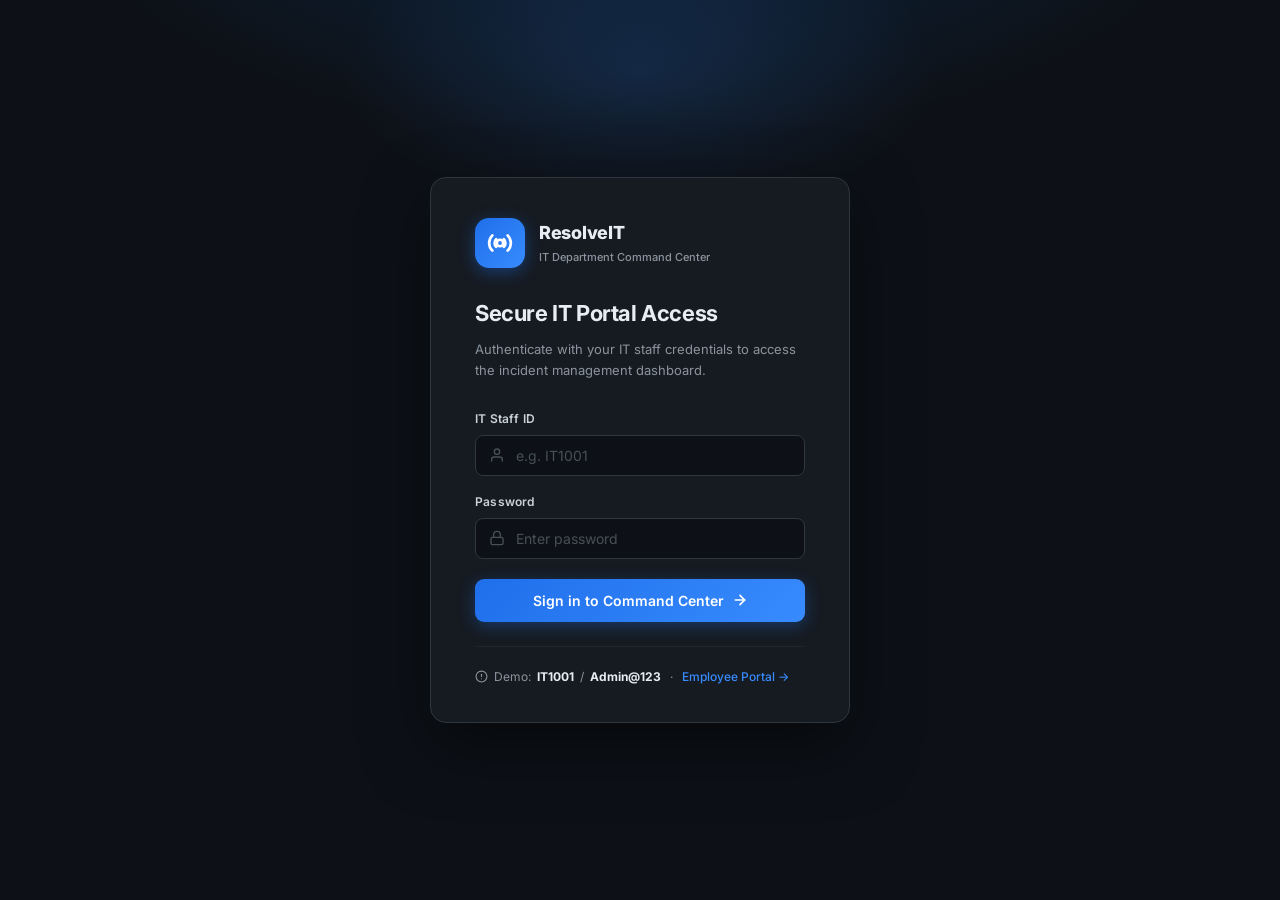
<file: it_department/index.html>
<!doctype html>
<html lang="en">
<head>
  <base href="/it_department/">
  <meta charset="utf-8">
  <meta name="viewport" content="width=device-width,initial-scale=1">
  <title>ResolveIT — IT Department Command Center</title>
  <meta name="description" content="IT Department Command Center — Real-time incident management, ticket triage, outage monitoring, and guide administration for IT staff.">
  <link rel="preconnect" href="https://fonts.googleapis.com">
  <link rel="preconnect" href="https://fonts.gstatic.com" crossorigin>
  <link href="https://fonts.googleapis.com/css2?family=Inter:wght@400;500;600;700;800&display=swap" rel="stylesheet">
  <link rel="stylesheet" href="style.css?v=5">
</head>
<body>

<!-- LOGIN SCREEN -->
<div id="loginScreen" class="login-screen">
  <div class="login-glow"></div>
  <div class="login-card">
    <div class="login-brand">
      <div class="login-logo">
        <svg width="26" height="26" viewBox="0 0 24 24" fill="none" stroke="currentColor" stroke-width="2.5" stroke-linecap="round" stroke-linejoin="round"><circle cx="12" cy="12" r="3"/><path d="M19.07 4.93a10 10 0 0 1 0 14.14M4.93 4.93a10 10 0 0 0 0 14.14"/><path d="M15.54 8.46a5 5 0 0 1 0 7.07M8.46 8.46a5 5 0 0 0 0 7.07"/></svg>
      </div>
      <div>
        <div class="login-brand-name">ResolveIT</div>
        <div class="login-brand-sub">IT Department Command Center</div>
      </div>
    </div>
    <h1 class="login-title">Secure IT Portal Access</h1>
    <p class="login-desc">Authenticate with your IT staff credentials to access the incident management dashboard.</p>
    <form id="loginForm" class="login-form" autocomplete="off">
      <div class="field-group">
        <label class="field-label" for="loginId">IT Staff ID</label>
        <div class="field-wrap">
          <svg class="field-icon" width="16" height="16" viewBox="0 0 24 24" fill="none" stroke="currentColor" stroke-width="2" stroke-linecap="round" stroke-linejoin="round"><path d="M20 21v-2a4 4 0 0 0-4-4H8a4 4 0 0 0-4 4v2"/><circle cx="12" cy="7" r="4"/></svg>
          <input id="loginId" class="field-input" type="text" placeholder="e.g. IT1001" required autocomplete="username">
        </div>
      </div>
      <div class="field-group">
        <label class="field-label" for="loginPwd">Password</label>
        <div class="field-wrap">
          <svg class="field-icon" width="16" height="16" viewBox="0 0 24 24" fill="none" stroke="currentColor" stroke-width="2" stroke-linecap="round" stroke-linejoin="round"><rect x="3" y="11" width="18" height="11" rx="2" ry="2"/><path d="M7 11V7a5 5 0 0 1 10 0v4"/></svg>
          <input id="loginPwd" class="field-input" type="password" placeholder="Enter password" required autocomplete="current-password">
        </div>
      </div>
      <div id="loginError" class="login-error" hidden></div>
      <button class="login-btn" type="submit" id="loginSubmitBtn">
        <span id="loginBtnText">Sign in to Command Center</span>
        <svg class="btn-arrow" width="16" height="16" viewBox="0 0 24 24" fill="none" stroke="currentColor" stroke-width="2.5" stroke-linecap="round" stroke-linejoin="round"><line x1="5" y1="12" x2="19" y2="12"/><polyline points="12 5 19 12 12 19"/></svg>
      </button>
    </form>
    <div class="login-hint">
      <svg width="13" height="13" viewBox="0 0 24 24" fill="none" stroke="currentColor" stroke-width="2" stroke-linecap="round" stroke-linejoin="round"><circle cx="12" cy="12" r="10"/><line x1="12" y1="8" x2="12" y2="12"/><line x1="12" y1="16" x2="12.01" y2="16"/></svg>
      Demo: <b>IT1001</b> / <b>Admin@123</b> &nbsp;&middot;&nbsp; <a href="/employee-ui/" class="login-link">Employee Portal &rarr;</a>
    </div>
  </div>
</div>

<!-- MAIN DASHBOARD -->
<div id="dashboard" class="dashboard" hidden>

  <!-- Sidebar -->
  <nav class="sidebar" id="sidebar">
    <div class="sidebar-brand">
      <div class="sidebar-logo">
        <svg width="20" height="20" viewBox="0 0 24 24" fill="none" stroke="currentColor" stroke-width="2.5" stroke-linecap="round" stroke-linejoin="round"><circle cx="12" cy="12" r="3"/><path d="M19.07 4.93a10 10 0 0 1 0 14.14M4.93 4.93a10 10 0 0 0 0 14.14"/></svg>
      </div>
      <div>
        <div class="sidebar-name">ResolveIT</div>
        <div class="sidebar-sub">IT Command Center</div>
      </div>
    </div>

    <div class="sidebar-section-label">Navigation</div>
    <nav class="sidebar-nav">
      <a class="nav-item active" data-page="overview" href="#" id="navOverview">
        <svg width="17" height="17" viewBox="0 0 24 24" fill="none" stroke="currentColor" stroke-width="2" stroke-linecap="round" stroke-linejoin="round"><rect x="3" y="3" width="7" height="7"/><rect x="14" y="3" width="7" height="7"/><rect x="14" y="14" width="7" height="7"/><rect x="3" y="14" width="7" height="7"/></svg>
        Overview
      </a>
      <a class="nav-item" data-page="tickets" href="#" id="navTickets">
        <svg width="17" height="17" viewBox="0 0 24 24" fill="none" stroke="currentColor" stroke-width="2" stroke-linecap="round" stroke-linejoin="round"><path d="M14 2H6a2 2 0 0 0-2 2v16a2 2 0 0 0 2 2h12a2 2 0 0 0 2-2V8z"/><polyline points="14 2 14 8 20 8"/><line x1="16" y1="13" x2="8" y2="13"/><line x1="16" y1="17" x2="8" y2="17"/></svg>
        Incident Tickets
        <span class="nav-badge" id="navTicketBadge">0</span>
      </a>
      <a class="nav-item" data-page="outages" href="#" id="navOutages">
        <svg width="17" height="17" viewBox="0 0 24 24" fill="none" stroke="currentColor" stroke-width="2" stroke-linecap="round" stroke-linejoin="round"><path d="M10.29 3.86L1.82 18a2 2 0 0 0 1.71 3h16.94a2 2 0 0 0 1.71-3L13.71 3.86a2 2 0 0 0-3.42 0z"/><line x1="12" y1="9" x2="12" y2="13"/><line x1="12" y1="17" x2="12.01" y2="17"/></svg>
        Outage Monitor
      </a>
      <a class="nav-item" data-page="audit" href="#" id="navAudit">
        <svg width="17" height="17" viewBox="0 0 24 24" fill="none" stroke="currentColor" stroke-width="2" stroke-linecap="round" stroke-linejoin="round"><path d="M12 22s8-4 8-10V5l-8-3-8 3v7c0 6 8 10 8 10z"/></svg>
        Audit Logs
      </a>
      <a class="nav-item" data-page="guides" href="#" id="navGuides">
        <svg width="17" height="17" viewBox="0 0 24 24" fill="none" stroke="currentColor" stroke-width="2" stroke-linecap="round" stroke-linejoin="round"><path d="M4 19.5A2.5 2.5 0 0 1 6.5 17H20"/><path d="M6.5 2H20v20H6.5A2.5 2.5 0 0 1 4 19.5v-15A2.5 2.5 0 0 1 6.5 2z"/></svg>
        Guide Admin
      </a>
    </nav>

    <div class="sidebar-divider"></div>
    <div class="sidebar-user" id="sidebarUser">
      <div class="sidebar-avatar" id="sidebarAvatar">IT</div>
      <div class="sidebar-user-info">
        <div class="sidebar-user-name" id="sidebarUserName">IT Staff</div>
        <div class="sidebar-user-role">IT Administrator</div>
      </div>
      <button class="logout-btn" id="logoutBtn" title="Sign out">
        <svg width="15" height="15" viewBox="0 0 24 24" fill="none" stroke="currentColor" stroke-width="2" stroke-linecap="round" stroke-linejoin="round"><path d="M9 21H5a2 2 0 0 1-2-2V5a2 2 0 0 1 2-2h4"/><polyline points="16 17 21 12 16 7"/><line x1="21" y1="12" x2="9" y2="12"/></svg>
      </button>
    </div>
  </nav>

  <!-- Main Content -->
  <main class="main-content">
    <header class="main-topbar">
      <div class="topbar-left">
        <button class="sidebar-toggle" id="sidebarToggle" aria-label="Toggle sidebar">
          <svg width="18" height="18" viewBox="0 0 24 24" fill="none" stroke="currentColor" stroke-width="2" stroke-linecap="round" stroke-linejoin="round"><line x1="3" y1="12" x2="21" y2="12"/><line x1="3" y1="6" x2="21" y2="6"/><line x1="3" y1="18" x2="21" y2="18"/></svg>
        </button>
        <div>
          <h1 class="page-title" id="pageTitle">Command Center Overview</h1>
          <p class="page-subtitle" id="pageSubtitle">Real-time IT incident monitoring and management</p>
        </div>
      </div>
      <div class="topbar-right">
        <div class="status-pill" id="statusPill">
          <span class="status-dot"></span>
          <span id="statusText">Systems Operational</span>
        </div>
        <button class="refresh-btn" id="globalRefreshBtn" title="Refresh all data">
          <svg width="15" height="15" viewBox="0 0 24 24" fill="none" stroke="currentColor" stroke-width="2.5" stroke-linecap="round" stroke-linejoin="round"><polyline points="23 4 23 10 17 10"/><polyline points="1 20 1 14 7 14"/><path d="M3.51 9a9 9 0 0 1 14.85-3.36L23 10M1 14l4.64 4.36A9 9 0 0 0 20.49 15"/></svg>
          Refresh
        </button>
        <div class="topbar-time" id="topbarTime">--:--:--</div>
      </div>
    </header>

    <!-- OVERVIEW PAGE -->
    <section class="page active" id="pageOverview">
      <div class="metrics-grid" id="metricsGrid">
        <div class="metric-card metric-total">
          <div class="metric-icon"><svg width="22" height="22" viewBox="0 0 24 24" fill="none" stroke="currentColor" stroke-width="2" stroke-linecap="round" stroke-linejoin="round"><path d="M14 2H6a2 2 0 0 0-2 2v16a2 2 0 0 0 2 2h12a2 2 0 0 0 2-2V8z"/><polyline points="14 2 14 8 20 8"/></svg></div>
          <div class="metric-body">
            <div class="metric-value" id="metricTotal">—</div>
            <div class="metric-label">Total Tickets</div>
          </div>
        </div>
        <div class="metric-card metric-open">
          <div class="metric-icon"><svg width="22" height="22" viewBox="0 0 24 24" fill="none" stroke="currentColor" stroke-width="2" stroke-linecap="round" stroke-linejoin="round"><circle cx="12" cy="12" r="10"/><line x1="12" y1="8" x2="12" y2="12"/><line x1="12" y1="16" x2="12.01" y2="16"/></svg></div>
          <div class="metric-body">
            <div class="metric-value" id="metricOpen">—</div>
            <div class="metric-label">Open Incidents</div>
          </div>
        </div>
        <div class="metric-card metric-progress">
          <div class="metric-icon"><svg width="22" height="22" viewBox="0 0 24 24" fill="none" stroke="currentColor" stroke-width="2" stroke-linecap="round" stroke-linejoin="round"><polyline points="22 12 18 12 15 21 9 3 6 12 2 12"/></svg></div>
          <div class="metric-body">
            <div class="metric-value" id="metricInProgress">—</div>
            <div class="metric-label">In Progress</div>
          </div>
        </div>
        <div class="metric-card metric-resolved">
          <div class="metric-icon"><svg width="22" height="22" viewBox="0 0 24 24" fill="none" stroke="currentColor" stroke-width="2" stroke-linecap="round" stroke-linejoin="round"><polyline points="20 6 9 17 4 12"/></svg></div>
          <div class="metric-body">
            <div class="metric-value" id="metricResolved">—</div>
            <div class="metric-label">Resolved</div>
          </div>
        </div>
        <div class="metric-card metric-outage">
          <div class="metric-icon"><svg width="22" height="22" viewBox="0 0 24 24" fill="none" stroke="currentColor" stroke-width="2" stroke-linecap="round" stroke-linejoin="round"><path d="M10.29 3.86L1.82 18a2 2 0 0 0 1.71 3h16.94a2 2 0 0 0 1.71-3L13.71 3.86a2 2 0 0 0-3.42 0z"/><line x1="12" y1="9" x2="12" y2="13"/><line x1="12" y1="17" x2="12.01" y2="17"/></svg></div>
          <div class="metric-body">
            <div class="metric-value" id="metricOutages">—</div>
            <div class="metric-label">Active Outages</div>
          </div>
        </div>
      </div>

      <div class="overview-grid">
        <div class="panel">
          <div class="panel-head">
            <h2 class="panel-title">Recent Incidents</h2>
            <button class="panel-action" data-page="tickets">View all &rarr;</button>
          </div>
          <div class="panel-body" id="recentTicketsList"><div class="panel-loading">Loading tickets&hellip;</div></div>
        </div>
        <div class="panel">
          <div class="panel-head"><h2 class="panel-title">Tickets by Service</h2></div>
          <div class="panel-body" id="serviceBreakdown"><div class="panel-loading">Loading&hellip;</div></div>
        </div>
        <div class="panel">
          <div class="panel-head"><h2 class="panel-title">Priority Distribution</h2></div>
          <div class="panel-body" id="priorityBreakdown"><div class="panel-loading">Loading&hellip;</div></div>
        </div>
      </div>
    </section>

    <!-- TICKETS PAGE -->
    <section class="page" id="pageTickets">
      <div class="tickets-toolbar">
        <div class="search-box">
          <svg class="search-icon" width="15" height="15" viewBox="0 0 24 24" fill="none" stroke="currentColor" stroke-width="2" stroke-linecap="round" stroke-linejoin="round"><circle cx="11" cy="11" r="8"/><line x1="21" y1="21" x2="16.65" y2="16.65"/></svg>
          <input id="ticketSearch" class="search-input" type="search" placeholder="Search by ID, issue, employee, or location&hellip;" autocomplete="off">
        </div>
        <div class="filter-group">
          <select class="filter-select" id="filterStatus">
            <option value="">All Statuses</option>
            <option value="Open">Open</option>
            <option value="In progress">In Progress</option>
            <option value="Resolved">Resolved</option>
            <option value="Closed">Closed</option>
          </select>
          <select class="filter-select" id="filterPriority">
            <option value="">All Priorities</option>
            <option value="Critical">Critical</option>
            <option value="High">High</option>
            <option value="Medium">Medium</option>
            <option value="Low">Low</option>
          </select>
          <select class="filter-select" id="filterService">
            <option value="">All Services</option>
            <option value="Wi-Fi">Wi-Fi</option>
            <option value="Printer">Printer</option>
            <option value="Email">Email</option>
            <option value="VPN">VPN</option>
            <option value="Other">Other</option>
          </select>
          <button class="btn-secondary" id="clearFiltersBtn">Clear</button>
        </div>
      </div>
      <div class="tickets-table-wrap">
        <table class="tickets-table" id="ticketsTable">
          <thead>
            <tr>
              <th>Ticket ID</th><th>Issue</th><th>Employee</th><th>Location</th>
              <th>Service</th><th>Priority</th><th>Status</th><th>Assigned To</th><th>Created</th><th>Actions</th>
            </tr>
          </thead>
          <tbody id="ticketsTableBody">
            <tr><td colspan="10" class="table-loading">Loading tickets&hellip;</td></tr>
          </tbody>
        </table>
      </div>
      <div class="table-footer">
        <span id="tableCount">— tickets</span>
      </div>
    </section>

    <!-- OUTAGE MONITOR PAGE -->
    <section class="page" id="pageOutages">
      <!-- Outage Management Table -->
      <div class="panel" style="margin-bottom: 24px;">
        <div class="panel-head">
          <h2 class="panel-title">Recorded Outages &amp; Incident Status</h2>
          <button class="btn-primary small" id="openNewOutageBtn">
            <svg width="13" height="13" viewBox="0 0 24 24" fill="none" stroke="currentColor" stroke-width="2.5" stroke-linecap="round" stroke-linejoin="round"><line x1="12" y1="5" x2="12" y2="19"/><line x1="5" y1="12" x2="19" y2="12"/></svg>
            Record / Update Outage
          </button>
        </div>
        <div class="panel-body">
          <div class="tickets-table-wrap">
            <table class="tickets-table" id="outagesTable">
              <thead>
                <tr>
                  <th>Ref</th><th>Location</th><th>Service</th><th>Status</th><th>Last Updated</th><th>Details</th><th>Actions</th>
                </tr>
              </thead>
              <tbody id="outagesTableBody">
                <tr><td colspan="7" class="table-loading">Loading outages&hellip;</td></tr>
              </tbody>
            </table>
          </div>
        </div>
      </div>

      <!-- Outage Edit / Create Card (Hidden by default, toggled on click) -->
      <div class="panel" id="outageFormPanel" style="margin-bottom: 24px;" hidden>
        <div class="panel-head">
          <h2 class="panel-title" id="outageFormTitle">Record or Update Outage</h2>
          <button class="btn-secondary small" id="cancelOutageFormBtn">Cancel</button>
        </div>
        <div class="panel-body">
          <form id="outageUpsertForm" class="detail-form" style="max-width: 640px;">
            <input type="hidden" id="formOutageRef">
            <div style="display:grid; grid-template-columns: 1fr 1fr; gap: 16px;">
              <div>
                <label class="detail-form-label" for="formOutageLocation">Location</label>
                <select id="formOutageLocation" class="detail-form-select" required>
                  <option value="">Select Location</option>
                  <option>Bhopal</option><option>Pune</option><option>Chennai</option>
                  <option>Mumbai</option><option>Delhi</option><option>Hyderabad</option><option>Bangalore</option>
                </select>
              </div>
              <div>
                <label class="detail-form-label" for="formOutageService">Service</label>
                <select id="formOutageService" class="detail-form-select" required>
                  <option>Wi-Fi</option><option>Printer</option><option>Email</option><option>VPN</option><option>Other</option>
                </select>
              </div>
            </div>
            <div style="margin-top: 12px;">
              <label class="detail-form-label" for="formOutageStatus">Outage Status</label>
              <select id="formOutageStatus" class="detail-form-select" required>
                <option value="Active">Active (Ongoing Outage)</option>
                <option value="Resolved">Resolved (Service Restored)</option>
              </select>
            </div>
            <div style="margin-top: 12px;">
              <label class="detail-form-label" for="formOutageText">Incident Details &amp; Status Notes</label>
              <textarea id="formOutageText" class="detail-form-textarea" rows="3" required placeholder="Describe the cause, affected equipment, or restoration update…"></textarea>
            </div>
            <div class="detail-actions" style="margin-top: 16px;">
              <button class="btn-primary" type="submit" id="saveOutageBtn">Save Outage Record</button>
              <button class="btn-secondary" type="button" id="closeOutageFormBtn">Close</button>
            </div>
          </form>
        </div>
      </div>

      <!-- Quick Outage Lookup -->
      <div class="outage-check-bar">
        <h2 class="section-title">Check Network Outage Status (Live Advisory Probe)</h2>
        <div class="outage-form-row">
          <select class="filter-select" id="outageLocation">
            <option value="">Select Location</option>
            <option>Bhopal</option><option>Pune</option><option>Chennai</option>
            <option>Mumbai</option><option>Delhi</option><option>Hyderabad</option><option>Bangalore</option>
          </select>
          <select class="filter-select" id="outageService">
            <option>Wi-Fi</option><option>Printer</option><option>Email</option><option>VPN</option><option>Other</option>
          </select>
          <button class="btn-primary" id="checkOutageBtn">
            <svg width="14" height="14" viewBox="0 0 24 24" fill="none" stroke="currentColor" stroke-width="2.5" stroke-linecap="round" stroke-linejoin="round"><circle cx="11" cy="11" r="8"/><line x1="21" y1="21" x2="16.65" y2="16.65"/></svg>
            Check Status
          </button>
        </div>
      </div>
      <div id="outageResult" class="outage-result" hidden></div>
      <div class="panel" style="margin-top:24px;">
        <div class="panel-head"><h2 class="panel-title">Incident History for Location</h2></div>
        <div class="panel-body" id="outageHistory"><p class="muted-text">Select a location and click Check Status to see records.</p></div>
      </div>
    </section>

    <!-- AUDIT LOGS PAGE -->
    <section class="page" id="pageAudit">
      <div class="panel">
        <div class="panel-head">
          <h2 class="panel-title">System Audit Trail</h2>
          <button class="btn-primary small" id="loadAuditBtn">Load Logs</button>
        </div>
        <div class="panel-body">
          <div class="audit-table-wrap">
            <table class="tickets-table" id="auditTable">
              <thead>
                <tr><th>#</th><th>Timestamp</th><th>User</th><th>Action</th><th>Target</th><th>Status</th><th>Details</th></tr>
              </thead>
              <tbody id="auditTableBody">
                <tr><td colspan="7" class="table-loading">Click "Load Logs" to fetch audit records.</td></tr>
              </tbody>
            </table>
          </div>
        </div>
      </div>
    </section>

    <!-- GUIDE ADMIN PAGE -->
    <section class="page" id="pageGuides">
      <!-- Guide Registry Table -->
      <div class="panel" style="margin-bottom: 24px;">
        <div class="panel-head">
          <h2 class="panel-title">Approved &amp; Candidate IT Troubleshooting Guides</h2>
          <button class="btn-primary small" id="openNewGuideBtn">
            <svg width="13" height="13" viewBox="0 0 24 24" fill="none" stroke="currentColor" stroke-width="2.5" stroke-linecap="round" stroke-linejoin="round"><line x1="12" y1="5" x2="12" y2="19"/><line x1="5" y1="12" x2="19" y2="12"/></svg>
            Approve / Update Guide
          </button>
        </div>
        <div class="panel-body">
          <div class="tickets-table-wrap">
            <table class="tickets-table" id="guidesTable">
              <thead>
                <tr>
                  <th>Guide ID</th><th>Name</th><th>File</th><th>Version</th><th>Services</th><th>Status</th><th>Approved By</th><th>Actions</th>
                </tr>
              </thead>
              <tbody id="guidesTableBody">
                <tr><td colspan="8" class="table-loading">Loading guide registry&hellip;</td></tr>
              </tbody>
            </table>
          </div>
        </div>
      </div>

      <!-- Guide Approval / Update Form Panel (Hidden by default, toggled on click) -->
      <div class="panel" id="guideFormPanel" style="margin-bottom: 24px;" hidden>
        <div class="panel-head">
          <h2 class="panel-title" id="guideFormTitle">Approve / Update Troubleshooting Guide</h2>
          <button class="btn-secondary small" id="cancelGuideFormBtn">Cancel</button>
        </div>
        <div class="panel-body">
          <form id="guideApproveForm" class="detail-form" style="max-width: 640px;">
            <div style="display:grid; grid-template-columns: 1fr 1fr; gap: 16px;">
              <div>
                <label class="detail-form-label" for="formGuideId">Guide ID</label>
                <input id="formGuideId" class="detail-form-input" type="text" required placeholder="e.g. GUIDE-IT-2026-V2">
              </div>
              <div>
                <label class="detail-form-label" for="formGuideVersion">Version</label>
                <input id="formGuideVersion" class="detail-form-input" type="text" required placeholder="e.g. 1.3 or 2.0">
              </div>
            </div>
            <div style="margin-top: 12px;">
              <label class="detail-form-label" for="formGuideName">Guide Name</label>
              <input id="formGuideName" class="detail-form-input" type="text" required placeholder="e.g. ResolveIT Incident Resolution Guide">
            </div>
            <div style="display:grid; grid-template-columns: 1fr 1fr; gap: 16px; margin-top: 12px;">
              <div>
                <label class="detail-form-label" for="formGuideFile">Source Filename (in data/guides/)</label>
                <select id="formGuideFile" class="detail-form-select" required>
                  <option value="">Select Guide File</option>
                </select>
              </div>
              <div>
                <label class="detail-form-label" for="formGuideOS">Supported OS</label>
                <select id="formGuideOS" class="detail-form-select">
                  <option value="All">All Platforms (Windows &amp; macOS)</option>
                  <option value="Windows">Windows Only</option>
                  <option value="macOS">macOS Only</option>
                </select>
              </div>
            </div>
            <div class="detail-actions" style="margin-top: 16px;">
              <button class="btn-primary" type="submit" id="saveGuideBtn">Approve &amp; Activate Guide</button>
              <button class="btn-secondary" type="button" id="closeGuideFormBtn">Close</button>
            </div>
          </form>
        </div>
      </div>

      <div class="guides-grid">
        <div class="panel">
          <div class="panel-head">
            <h2 class="panel-title">Active Index Summary</h2>
            <button class="btn-primary small" id="checkGuidesBtn">Check Status</button>
          </div>
          <div class="panel-body" id="guideStatus">
            <p class="muted-text">Click "Check Status" to inspect the guide index.</p>
          </div>
        </div>
        <div class="panel">
          <div class="panel-head"><h2 class="panel-title">Re-Index Approved Guides</h2></div>
          <div class="panel-body">
            <p class="muted-text" style="margin-bottom:16px;">Rebuild the structured search index from active IT guides. Only IT administrators can perform this action.</p>
            <div id="reindexResult" class="reindex-result" hidden></div>
            <button class="btn-primary" id="reindexBtn">
              <svg width="14" height="14" viewBox="0 0 24 24" fill="none" stroke="currentColor" stroke-width="2.5" stroke-linecap="round" stroke-linejoin="round"><polyline points="23 4 23 10 17 10"/><polyline points="1 20 1 14 7 14"/><path d="M3.51 9a9 9 0 0 1 14.85-3.36L23 10M1 14l4.64 4.36A9 9 0 0 0 20.49 15"/></svg>
              Re-Index Guides Now
            </button>
          </div>
        </div>
      </div>
    </section>
  </main>
</div>

<!-- TICKET DETAIL SLIDE-IN PANEL -->
<div class="panel-overlay" id="ticketPanelOverlay" hidden>
  <aside class="ticket-detail-panel" id="ticketDetailPanel">
    <div class="detail-header">
      <div>
        <div class="detail-ticket-id" id="detailTicketId">—</div>
        <div class="detail-ticket-status-row" id="detailStatusRow"></div>
      </div>
      <button class="panel-close-btn" id="closePanelBtn" aria-label="Close panel">
        <svg width="18" height="18" viewBox="0 0 24 24" fill="none" stroke="currentColor" stroke-width="2.5" stroke-linecap="round" stroke-linejoin="round"><line x1="18" y1="6" x2="6" y2="18"/><line x1="6" y1="6" x2="18" y2="18"/></svg>
      </button>
    </div>
    <div class="detail-body" id="detailBody">
      <div class="detail-loading">Loading ticket details&hellip;</div>
    </div>
  </aside>
</div>

<!-- Toast Notifications -->
<div class="toast-container" id="toastContainer"></div>

<script src="app.js?v=5"></script>
</body>
</html>
</file>
<file: it_department/style.css>
/* ===== RESET & BASE ===== */
*, *::before, *::after { box-sizing: border-box; margin: 0; padding: 0; }
/* Critical: ensure [hidden] always hides elements even if a display rule exists elsewhere */
[hidden] { display: none !important; }
html { font-size: 15px; }
body {
  font-family: 'Inter', system-ui, -apple-system, sans-serif;
  background: #0d1117;
  color: #e6edf3;
  min-height: 100vh;
  line-height: 1.6;
  -webkit-font-smoothing: antialiased;
}
a { color: inherit; text-decoration: none; }
button { font-family: inherit; cursor: pointer; }
input, select, textarea { font-family: inherit; }

/* ===== LOGIN SCREEN ===== */
.login-screen {
  min-height: 100vh;
  display: flex;
  align-items: center;
  justify-content: center;
  padding: 24px;
  background: radial-gradient(ellipse 80% 60% at 50% -20%, #0e2a4a 0%, #0d1117 60%);
  position: relative;
  overflow: hidden;
}
.login-glow {
  position: absolute;
  top: -80px;
  left: 50%;
  transform: translateX(-50%);
  width: 600px;
  height: 300px;
  background: radial-gradient(ellipse, rgba(56, 139, 253, 0.15) 0%, transparent 70%);
  pointer-events: none;
}
.login-card {
  background: #161b22;
  border: 1px solid #30363d;
  border-radius: 16px;
  padding: 40px 44px 36px;
  width: 100%;
  max-width: 420px;
  box-shadow: 0 24px 64px rgba(0,0,0,0.5);
  position: relative;
  z-index: 1;
}
.login-brand {
  display: flex;
  align-items: center;
  gap: 14px;
  margin-bottom: 28px;
}
.login-logo {
  width: 50px;
  height: 50px;
  border-radius: 14px;
  background: linear-gradient(135deg, #1f6feb, #388bfd);
  display: grid;
  place-items: center;
  color: #fff;
  flex-shrink: 0;
  box-shadow: 0 4px 16px rgba(31, 111, 235, 0.4);
}
.login-brand-name { font-size: 18px; font-weight: 800; color: #e6edf3; letter-spacing: -0.3px; }
.login-brand-sub { font-size: 11px; color: #8b949e; font-weight: 500; margin-top: 1px; }
.login-title { font-size: 22px; font-weight: 700; color: #e6edf3; letter-spacing: -0.4px; margin-bottom: 8px; }
.login-desc { font-size: 13px; color: #8b949e; margin-bottom: 28px; }
.login-form { display: flex; flex-direction: column; gap: 16px; }
.field-group { display: flex; flex-direction: column; gap: 7px; }
.field-label { font-size: 12px; font-weight: 600; color: #c9d1d9; letter-spacing: 0.2px; }
.field-wrap { position: relative; }
.field-icon {
  position: absolute;
  left: 14px;
  top: 50%;
  transform: translateY(-50%);
  color: #484f58;
  pointer-events: none;
}
.field-input {
  width: 100%;
  background: #0d1117;
  border: 1px solid #30363d;
  border-radius: 8px;
  padding: 11px 13px 11px 40px;
  font-size: 14px;
  color: #e6edf3;
  transition: border-color 0.15s, box-shadow 0.15s;
  outline: none;
}
.field-input:focus {
  border-color: #388bfd;
  box-shadow: 0 0 0 3px rgba(56, 139, 253, 0.2);
}
.field-input::placeholder { color: #484f58; }
.login-error {
  background: rgba(248, 81, 73, 0.1);
  border: 1px solid rgba(248, 81, 73, 0.4);
  color: #f85149;
  font-size: 13px;
  border-radius: 8px;
  padding: 10px 13px;
}
.login-btn {
  display: flex;
  align-items: center;
  justify-content: center;
  gap: 8px;
  background: linear-gradient(135deg, #1f6feb, #388bfd);
  color: #fff;
  border: none;
  border-radius: 9px;
  padding: 13px 20px;
  font-size: 14px;
  font-weight: 600;
  margin-top: 4px;
  transition: opacity 0.15s, transform 0.1s, box-shadow 0.15s;
  box-shadow: 0 4px 16px rgba(31, 111, 235, 0.35);
}
.login-btn:hover { opacity: 0.9; transform: translateY(-1px); box-shadow: 0 6px 20px rgba(31, 111, 235, 0.45); }
.login-btn:active { transform: translateY(0); }
.login-btn:disabled { opacity: 0.6; cursor: not-allowed; transform: none; }
.btn-arrow { transition: transform 0.15s; }
.login-btn:hover .btn-arrow { transform: translateX(3px); }
.login-hint {
  display: flex;
  align-items: center;
  gap: 6px;
  font-size: 12px;
  color: #8b949e;
  margin-top: 24px;
  padding-top: 20px;
  border-top: 1px solid #21262d;
}
.login-hint b { color: #e6edf3; }
.login-link { color: #388bfd; font-weight: 500; transition: color 0.15s; }
.login-link:hover { color: #58a6ff; }

/* ===== DASHBOARD LAYOUT ===== */
.dashboard { display: flex; min-height: 100vh; background: #0d1117; }

/* ===== SIDEBAR ===== */
.sidebar {
  width: 240px;
  flex-shrink: 0;
  background: #161b22;
  border-right: 1px solid #21262d;
  display: flex;
  flex-direction: column;
  padding: 0;
  height: 100vh;
  position: sticky;
  top: 0;
  overflow-y: auto;
  transition: width 0.25s ease;
  z-index: 50;
}
.sidebar.collapsed { width: 68px; }
.sidebar.collapsed .sidebar-name,
.sidebar.collapsed .sidebar-sub,
.sidebar.collapsed .sidebar-section-label,
.sidebar.collapsed .nav-item span:not(.nav-badge),
.sidebar.collapsed .sidebar-user-info { display: none; }
.sidebar.collapsed .nav-item { justify-content: center; padding: 11px 0; }
.sidebar-brand {
  display: flex;
  align-items: center;
  gap: 12px;
  padding: 22px 18px 18px;
  border-bottom: 1px solid #21262d;
}
.sidebar-logo {
  width: 38px;
  height: 38px;
  border-radius: 10px;
  background: linear-gradient(135deg, #1f6feb, #388bfd);
  display: grid;
  place-items: center;
  color: #fff;
  flex-shrink: 0;
}
.sidebar-name { font-size: 15px; font-weight: 800; color: #e6edf3; letter-spacing: -0.3px; }
.sidebar-sub { font-size: 10px; color: #8b949e; font-weight: 500; margin-top: 1px; }
.sidebar-section-label {
  font-size: 10px;
  font-weight: 700;
  color: #484f58;
  letter-spacing: 1px;
  text-transform: uppercase;
  padding: 18px 18px 8px;
}
.sidebar-nav { display: flex; flex-direction: column; gap: 2px; padding: 0 10px; }
.nav-item {
  display: flex;
  align-items: center;
  gap: 10px;
  padding: 10px 12px;
  border-radius: 8px;
  font-size: 13.5px;
  font-weight: 500;
  color: #8b949e;
  transition: background 0.15s, color 0.15s;
  white-space: nowrap;
  overflow: hidden;
}
.nav-item svg { flex-shrink: 0; }
.nav-item:hover { background: #21262d; color: #e6edf3; }
.nav-item.active { background: rgba(56, 139, 253, 0.12); color: #388bfd; font-weight: 600; }
.nav-badge {
  margin-left: auto;
  background: rgba(56, 139, 253, 0.2);
  color: #388bfd;
  font-size: 10px;
  font-weight: 700;
  border-radius: 20px;
  padding: 2px 7px;
  flex-shrink: 0;
}
.sidebar-divider { height: 1px; background: #21262d; margin: 12px 0; }
.sidebar-user {
  display: flex;
  align-items: center;
  gap: 10px;
  padding: 14px 18px;
  margin-top: auto;
  border-top: 1px solid #21262d;
}
.sidebar-avatar {
  width: 34px;
  height: 34px;
  border-radius: 8px;
  background: linear-gradient(135deg, #1f6feb, #388bfd);
  color: #fff;
  font-size: 11px;
  font-weight: 700;
  display: grid;
  place-items: center;
  flex-shrink: 0;
}
.sidebar-user-name { font-size: 13px; font-weight: 600; color: #e6edf3; }
.sidebar-user-role { font-size: 11px; color: #8b949e; }
.logout-btn {
  margin-left: auto;
  background: none;
  border: 1px solid #30363d;
  border-radius: 7px;
  width: 30px;
  height: 30px;
  display: grid;
  place-items: center;
  color: #8b949e;
  transition: background 0.15s, color 0.15s;
  flex-shrink: 0;
}
.logout-btn:hover { background: rgba(248, 81, 73, 0.1); border-color: rgba(248, 81, 73, 0.4); color: #f85149; }

/* ===== MAIN CONTENT ===== */
.main-content { flex: 1; min-width: 0; display: flex; flex-direction: column; }

/* ===== TOP BAR ===== */
.main-topbar {
  height: 68px;
  border-bottom: 1px solid #21262d;
  background: #161b22;
  display: flex;
  align-items: center;
  justify-content: space-between;
  padding: 0 28px;
  position: sticky;
  top: 0;
  z-index: 40;
  gap: 16px;
}
.topbar-left { display: flex; align-items: center; gap: 14px; min-width: 0; }
.topbar-right { display: flex; align-items: center; gap: 12px; flex-shrink: 0; }
.sidebar-toggle {
  background: none;
  border: 1px solid #30363d;
  border-radius: 8px;
  width: 36px;
  height: 36px;
  display: grid;
  place-items: center;
  color: #8b949e;
  transition: background 0.15s, color 0.15s;
  flex-shrink: 0;
}
.sidebar-toggle:hover { background: #21262d; color: #e6edf3; }
.page-title { font-size: 17px; font-weight: 700; color: #e6edf3; letter-spacing: -0.3px; white-space: nowrap; overflow: hidden; text-overflow: ellipsis; }
.page-subtitle { font-size: 12px; color: #8b949e; margin-top: 1px; }
.status-pill {
  display: flex;
  align-items: center;
  gap: 7px;
  background: rgba(63, 185, 80, 0.1);
  border: 1px solid rgba(63, 185, 80, 0.25);
  border-radius: 20px;
  padding: 5px 12px;
  font-size: 12px;
  font-weight: 500;
  color: #3fb950;
}
.status-pill.warn { background: rgba(210, 153, 34, 0.1); border-color: rgba(210, 153, 34, 0.3); color: #d29922; }
.status-dot {
  width: 7px;
  height: 7px;
  border-radius: 50%;
  background: #3fb950;
  animation: pulse 2s ease-in-out infinite;
}
.status-pill.warn .status-dot { background: #d29922; }
@keyframes pulse { 0%, 100% { opacity: 1; } 50% { opacity: 0.5; } }
.refresh-btn {
  display: flex;
  align-items: center;
  gap: 7px;
  background: none;
  border: 1px solid #30363d;
  border-radius: 8px;
  padding: 7px 13px;
  font-size: 13px;
  font-weight: 500;
  color: #8b949e;
  transition: background 0.15s, color 0.15s, border-color 0.15s;
}
.refresh-btn:hover { background: #21262d; color: #e6edf3; border-color: #484f58; }
.refresh-btn.spinning svg { animation: spin 0.8s linear infinite; }
@keyframes spin { to { transform: rotate(360deg); } }
.topbar-time { font-size: 12px; color: #484f58; font-variant-numeric: tabular-nums; font-weight: 500; min-width: 70px; text-align: right; }

/* ===== PAGES ===== */
.page { display: none; padding: 28px; flex: 1; overflow: auto; }
.page.active { display: block; }

/* ===== METRICS GRID ===== */
.metrics-grid {
  display: grid;
  grid-template-columns: repeat(5, 1fr);
  gap: 14px;
  margin-bottom: 24px;
}
.metric-card {
  background: #161b22;
  border: 1px solid #21262d;
  border-radius: 12px;
  padding: 18px 20px;
  display: flex;
  align-items: center;
  gap: 14px;
  transition: border-color 0.15s, transform 0.15s;
}
.metric-card:hover { border-color: #388bfd; transform: translateY(-2px); }
.metric-icon {
  width: 44px;
  height: 44px;
  border-radius: 10px;
  display: grid;
  place-items: center;
  flex-shrink: 0;
}
.metric-total .metric-icon { background: rgba(56, 139, 253, 0.1); color: #388bfd; }
.metric-open .metric-icon { background: rgba(210, 153, 34, 0.1); color: #d29922; }
.metric-progress .metric-icon { background: rgba(88, 166, 255, 0.1); color: #58a6ff; }
.metric-resolved .metric-icon { background: rgba(63, 185, 80, 0.1); color: #3fb950; }
.metric-outage .metric-icon { background: rgba(248, 81, 73, 0.1); color: #f85149; }
.metric-value { font-size: 26px; font-weight: 800; color: #e6edf3; letter-spacing: -0.5px; line-height: 1.1; }
.metric-label { font-size: 11px; color: #8b949e; font-weight: 500; margin-top: 2px; }

/* ===== OVERVIEW GRID ===== */
.overview-grid {
  display: grid;
  grid-template-columns: 1.8fr 1fr 1fr;
  gap: 16px;
}

/* ===== PANELS ===== */
.panel {
  background: #161b22;
  border: 1px solid #21262d;
  border-radius: 12px;
  overflow: hidden;
}
.panel-head {
  display: flex;
  align-items: center;
  justify-content: space-between;
  padding: 16px 20px;
  border-bottom: 1px solid #21262d;
}
.panel-title { font-size: 14px; font-weight: 600; color: #e6edf3; }
.panel-action {
  font-size: 12px;
  color: #388bfd;
  background: none;
  border: none;
  cursor: pointer;
  font-weight: 500;
  transition: color 0.15s;
}
.panel-action:hover { color: #58a6ff; }
.panel-body { padding: 16px 20px; }
.panel-loading { font-size: 13px; color: #484f58; padding: 12px 0; }
.muted-text { font-size: 13px; color: #8b949e; }

/* Bar charts for service/priority breakdown */
.bar-item { margin-bottom: 12px; }
.bar-label-row { display: flex; justify-content: space-between; align-items: center; margin-bottom: 5px; }
.bar-label { font-size: 12px; color: #c9d1d9; font-weight: 500; }
.bar-count { font-size: 12px; color: #8b949e; font-weight: 600; }
.bar-track { height: 6px; background: #21262d; border-radius: 4px; overflow: hidden; }
.bar-fill { height: 100%; border-radius: 4px; transition: width 0.6s ease; }
.bar-fill.blue { background: linear-gradient(90deg, #1f6feb, #388bfd); }
.bar-fill.amber { background: linear-gradient(90deg, #9e6a03, #d29922); }
.bar-fill.green { background: linear-gradient(90deg, #196c2e, #3fb950); }
.bar-fill.red { background: linear-gradient(90deg, #b91c1c, #f85149); }
.bar-fill.purple { background: linear-gradient(90deg, #6e40c9, #a371f7); }

/* Recent tickets in overview */
.recent-ticket-row {
  display: flex;
  align-items: center;
  gap: 12px;
  padding: 11px 0;
  border-bottom: 1px solid #21262d;
}
.recent-ticket-row:last-child { border-bottom: none; }
.recent-ticket-id { font-size: 12px; font-weight: 700; color: #388bfd; font-variant-numeric: tabular-nums; min-width: 90px; }
.recent-ticket-issue { font-size: 13px; color: #c9d1d9; flex: 1; min-width: 0; white-space: nowrap; overflow: hidden; text-overflow: ellipsis; }
.recent-ticket-meta { font-size: 11px; color: #8b949e; flex-shrink: 0; }

/* ===== STATUS BADGES ===== */
.badge {
  display: inline-flex;
  align-items: center;
  border-radius: 6px;
  padding: 3px 8px;
  font-size: 11px;
  font-weight: 600;
  letter-spacing: 0.2px;
  white-space: nowrap;
}
.badge-open { background: rgba(210, 153, 34, 0.15); color: #d29922; border: 1px solid rgba(210, 153, 34, 0.3); }
.badge-inprogress { background: rgba(56, 139, 253, 0.12); color: #388bfd; border: 1px solid rgba(56, 139, 253, 0.25); }
.badge-resolved { background: rgba(63, 185, 80, 0.1); color: #3fb950; border: 1px solid rgba(63, 185, 80, 0.25); }
.badge-closed { background: rgba(139, 148, 158, 0.1); color: #8b949e; border: 1px solid rgba(139, 148, 158, 0.2); }
.badge-critical { background: rgba(248, 81, 73, 0.12); color: #f85149; border: 1px solid rgba(248, 81, 73, 0.25); }
.badge-high { background: rgba(210, 153, 34, 0.12); color: #d29922; border: 1px solid rgba(210, 153, 34, 0.25); }
.badge-medium { background: rgba(56, 139, 253, 0.1); color: #388bfd; border: 1px solid rgba(56, 139, 253, 0.2); }
.badge-low { background: rgba(139, 148, 158, 0.08); color: #8b949e; border: 1px solid rgba(139, 148, 158, 0.2); }
.badge-success { background: rgba(63, 185, 80, 0.1); color: #3fb950; border: 1px solid rgba(63, 185, 80, 0.25); }
.badge-failed { background: rgba(248, 81, 73, 0.12); color: #f85149; border: 1px solid rgba(248, 81, 73, 0.25); }

/* ===== TICKETS TABLE ===== */
.tickets-toolbar {
  display: flex;
  align-items: center;
  gap: 12px;
  margin-bottom: 16px;
  flex-wrap: wrap;
}
.search-box { position: relative; flex: 1; min-width: 220px; }
.search-icon {
  position: absolute;
  left: 13px;
  top: 50%;
  transform: translateY(-50%);
  color: #484f58;
  pointer-events: none;
}
.search-input {
  width: 100%;
  background: #161b22;
  border: 1px solid #30363d;
  border-radius: 9px;
  padding: 9px 13px 9px 38px;
  font-size: 13px;
  color: #e6edf3;
  outline: none;
  transition: border-color 0.15s, box-shadow 0.15s;
}
.search-input:focus { border-color: #388bfd; box-shadow: 0 0 0 3px rgba(56,139,253,0.15); }
.search-input::placeholder { color: #484f58; }
.filter-group { display: flex; align-items: center; gap: 8px; flex-wrap: wrap; }
.filter-select {
  background: #161b22;
  border: 1px solid #30363d;
  border-radius: 8px;
  padding: 9px 32px 9px 12px;
  font-size: 13px;
  color: #c9d1d9;
  outline: none;
  cursor: pointer;
  appearance: none;
  background-image: url("data:image/svg+xml,%3Csvg xmlns='http://www.w3.org/2000/svg' width='12' height='12' viewBox='0 0 24 24' fill='none' stroke='%238b949e' stroke-width='2.5'%3E%3Cpolyline points='6 9 12 15 18 9'/%3E%3C/svg%3E");
  background-repeat: no-repeat;
  background-position: right 10px center;
  transition: border-color 0.15s;
}
.filter-select:focus { border-color: #388bfd; }
.tickets-table-wrap { overflow-x: auto; border-radius: 10px; border: 1px solid #21262d; }
.tickets-table { width: 100%; border-collapse: collapse; font-size: 13px; }
.tickets-table thead { background: #161b22; }
.tickets-table th {
  padding: 12px 14px;
  text-align: left;
  font-size: 11px;
  font-weight: 700;
  color: #8b949e;
  letter-spacing: 0.5px;
  text-transform: uppercase;
  border-bottom: 1px solid #21262d;
  white-space: nowrap;
}
.tickets-table td {
  padding: 12px 14px;
  border-bottom: 1px solid #21262d;
  color: #c9d1d9;
  vertical-align: middle;
}
.tickets-table tbody tr { background: #0d1117; transition: background 0.1s; }
.tickets-table tbody tr:hover { background: #161b22; }
.tickets-table tbody tr:last-child td { border-bottom: none; }
.table-loading { text-align: center; color: #484f58; padding: 32px !important; font-size: 13px; }
.ticket-id-cell { font-weight: 700; color: #388bfd; font-variant-numeric: tabular-nums; white-space: nowrap; }
.ticket-issue-cell { max-width: 220px; white-space: nowrap; overflow: hidden; text-overflow: ellipsis; }
.table-footer { display: flex; align-items: center; padding: 12px 0; font-size: 12px; color: #8b949e; }
.audit-table-wrap { overflow-x: auto; border-radius: 8px; border: 1px solid #21262d; }

/* ===== BUTTONS ===== */
.btn-primary {
  display: inline-flex;
  align-items: center;
  gap: 7px;
  background: linear-gradient(135deg, #1f6feb, #388bfd);
  color: #fff;
  border: none;
  border-radius: 8px;
  padding: 9px 16px;
  font-size: 13px;
  font-weight: 600;
  transition: opacity 0.15s, transform 0.1s;
  cursor: pointer;
  white-space: nowrap;
}
.btn-primary:hover { opacity: 0.88; transform: translateY(-1px); }
.btn-primary:active { transform: translateY(0); }
.btn-primary.small { padding: 7px 12px; font-size: 12px; }
.btn-secondary {
  display: inline-flex;
  align-items: center;
  gap: 6px;
  background: none;
  color: #8b949e;
  border: 1px solid #30363d;
  border-radius: 8px;
  padding: 9px 14px;
  font-size: 13px;
  font-weight: 500;
  cursor: pointer;
  transition: background 0.15s, color 0.15s;
  white-space: nowrap;
}
.btn-secondary:hover { background: #21262d; color: #e6edf3; }
.btn-danger {
  display: inline-flex;
  align-items: center;
  gap: 6px;
  background: rgba(248, 81, 73, 0.1);
  color: #f85149;
  border: 1px solid rgba(248, 81, 73, 0.3);
  border-radius: 8px;
  padding: 7px 14px;
  font-size: 13px;
  font-weight: 600;
  cursor: pointer;
  transition: background 0.15s;
}
.btn-danger:hover { background: rgba(248, 81, 73, 0.2); }
.btn-icon {
  background: none;
  border: 1px solid #30363d;
  border-radius: 7px;
  width: 30px;
  height: 30px;
  display: grid;
  place-items: center;
  color: #8b949e;
  transition: background 0.15s, color 0.15s;
  cursor: pointer;
  flex-shrink: 0;
}
.btn-icon:hover { background: #21262d; color: #e6edf3; }

/* ===== OUTAGE MONITOR ===== */
.outage-check-bar {
  background: #161b22;
  border: 1px solid #21262d;
  border-radius: 12px;
  padding: 22px 24px;
  margin-bottom: 4px;
}
.section-title { font-size: 16px; font-weight: 700; color: #e6edf3; margin-bottom: 14px; }
.outage-form-row { display: flex; align-items: center; gap: 10px; flex-wrap: wrap; }
.outage-result {
  background: #161b22;
  border: 1px solid #21262d;
  border-radius: 12px;
  padding: 20px 24px;
  margin-top: 14px;
}
.outage-active { border-color: rgba(248, 81, 73, 0.4); background: rgba(248, 81, 73, 0.05); }
.outage-resolved { border-color: rgba(63, 185, 80, 0.3); background: rgba(63, 185, 80, 0.04); }
.outage-unknown { border-color: rgba(210, 153, 34, 0.3); background: rgba(210, 153, 34, 0.04); }
.outage-title { font-size: 15px; font-weight: 700; color: #e6edf3; margin-bottom: 6px; }
.outage-meta { font-size: 12px; color: #8b949e; margin-bottom: 12px; }
.outage-desc { font-size: 13px; color: #c9d1d9; line-height: 1.6; }

/* ===== GUIDE ADMIN ===== */
.guides-grid { display: grid; grid-template-columns: 1fr 1fr; gap: 16px; }
.reindex-result {
  background: rgba(63, 185, 80, 0.08);
  border: 1px solid rgba(63, 185, 80, 0.2);
  border-radius: 8px;
  padding: 12px 14px;
  font-size: 13px;
  color: #3fb950;
  margin-bottom: 14px;
}
.guide-chunk { display: flex; justify-content: space-between; padding: 8px 0; border-bottom: 1px solid #21262d; font-size: 13px; }
.guide-chunk:last-child { border-bottom: none; }

/* ===== TICKET DETAIL SLIDE-IN PANEL ===== */
.panel-overlay {
  position: fixed;
  inset: 0;
  background: rgba(1, 4, 9, 0.7);
  backdrop-filter: blur(2px);
  z-index: 100;
  display: flex;
  justify-content: flex-end;
}
.panel-overlay[hidden] { display: none !important; }
.ticket-detail-panel {
  background: #161b22;
  border-left: 1px solid #30363d;
  width: min(520px, 100vw);
  height: 100vh;
  overflow-y: auto;
  display: flex;
  flex-direction: column;
  animation: slideIn 0.22s ease;
}
@keyframes slideIn { from { transform: translateX(100%); } to { transform: translateX(0); } }
.detail-header {
  display: flex;
  align-items: flex-start;
  justify-content: space-between;
  padding: 22px 24px 18px;
  border-bottom: 1px solid #21262d;
  position: sticky;
  top: 0;
  background: #161b22;
  z-index: 2;
}
.detail-ticket-id { font-size: 18px; font-weight: 800; color: #388bfd; letter-spacing: -0.3px; }
.detail-ticket-status-row { margin-top: 6px; display: flex; gap: 8px; align-items: center; }
.panel-close-btn {
  background: none;
  border: 1px solid #30363d;
  border-radius: 8px;
  width: 36px;
  height: 36px;
  display: grid;
  place-items: center;
  color: #8b949e;
  cursor: pointer;
  transition: background 0.15s, color 0.15s;
  flex-shrink: 0;
}
.panel-close-btn:hover { background: #21262d; color: #e6edf3; }
.detail-body { padding: 24px; flex: 1; }
.detail-loading { color: #484f58; font-size: 13px; }
.detail-section { margin-bottom: 24px; }
.detail-section-title {
  font-size: 11px;
  font-weight: 700;
  color: #484f58;
  letter-spacing: 1px;
  text-transform: uppercase;
  margin-bottom: 12px;
  padding-bottom: 8px;
  border-bottom: 1px solid #21262d;
}
.detail-kv { display: grid; grid-template-columns: 120px 1fr; gap: 8px 12px; }
.detail-key { font-size: 12px; color: #8b949e; font-weight: 500; padding-top: 1px; }
.detail-val { font-size: 13px; color: #c9d1d9; word-break: break-word; }
.detail-form { display: flex; flex-direction: column; gap: 14px; }
.detail-form-label { font-size: 12px; font-weight: 600; color: #8b949e; display: block; margin-bottom: 5px; }
.detail-form-input, .detail-form-select, .detail-form-textarea {
  width: 100%;
  background: #0d1117;
  border: 1px solid #30363d;
  border-radius: 8px;
  padding: 9px 12px;
  font-size: 13px;
  color: #e6edf3;
  outline: none;
  font-family: inherit;
  transition: border-color 0.15s;
}
.detail-form-input:focus, .detail-form-select:focus, .detail-form-textarea:focus {
  border-color: #388bfd;
  box-shadow: 0 0 0 3px rgba(56,139,253,0.15);
}
.detail-form-textarea { resize: vertical; min-height: 80px; }
.detail-form-select { appearance: none; background-image: url("data:image/svg+xml,%3Csvg xmlns='http://www.w3.org/2000/svg' width='12' height='12' viewBox='0 0 24 24' fill='none' stroke='%238b949e' stroke-width='2.5'%3E%3Cpolyline points='6 9 12 15 18 9'/%3E%3C/svg%3E"); background-repeat: no-repeat; background-position: right 10px center; padding-right: 32px; }
.detail-actions { display: flex; gap: 10px; margin-top: 20px; }
.history-item {
  padding: 10px 0;
  border-bottom: 1px solid #21262d;
  font-size: 12px;
}
.history-item:last-child { border-bottom: none; }
.history-ts { color: #8b949e; margin-bottom: 2px; }
.history-by { color: #388bfd; font-weight: 600; }
.history-detail { color: #c9d1d9; margin-top: 2px; }
.attempted-steps-list { display: flex; flex-direction: column; gap: 6px; }
.step-item {
  background: #0d1117;
  border: 1px solid #21262d;
  border-radius: 7px;
  padding: 8px 12px;
  font-size: 12px;
  color: #8b949e;
}

/* ===== TOAST ===== */
.toast-container {
  position: fixed;
  bottom: 24px;
  right: 24px;
  display: flex;
  flex-direction: column;
  gap: 10px;
  z-index: 200;
  pointer-events: none;
}
.toast {
  background: #161b22;
  border: 1px solid #30363d;
  border-radius: 10px;
  padding: 12px 18px;
  font-size: 13px;
  color: #c9d1d9;
  box-shadow: 0 8px 24px rgba(0,0,0,0.4);
  display: flex;
  align-items: center;
  gap: 10px;
  animation: toastIn 0.2s ease, toastOut 0.2s ease 2.8s forwards;
  pointer-events: auto;
  max-width: 320px;
}
.toast.success { border-color: rgba(63, 185, 80, 0.4); color: #3fb950; }
.toast.error { border-color: rgba(248, 81, 73, 0.4); color: #f85149; }
.toast.info { border-color: rgba(56, 139, 253, 0.35); color: #388bfd; }
@keyframes toastIn { from { opacity: 0; transform: translateY(10px); } to { opacity: 1; transform: translateY(0); } }
@keyframes toastOut { from { opacity: 1; } to { opacity: 0; transform: translateY(4px); } }

/* ===== RESPONSIVE ===== */
@media (max-width: 1100px) {
  .metrics-grid { grid-template-columns: repeat(3, 1fr); }
  .overview-grid { grid-template-columns: 1fr 1fr; }
}
@media (max-width: 860px) {
  .sidebar { position: fixed; height: 100vh; transform: translateX(-100%); }
  .sidebar.mobile-open { transform: translateX(0); }
  .metrics-grid { grid-template-columns: repeat(2, 1fr); }
  .overview-grid { grid-template-columns: 1fr; }
  .guides-grid { grid-template-columns: 1fr; }
  .page { padding: 18px; }
}
@media (max-width: 540px) {
  .metrics-grid { grid-template-columns: 1fr 1fr; }
  .main-topbar { padding: 0 16px; }
  .login-card { padding: 28px 24px 24px; }
}
</file>
